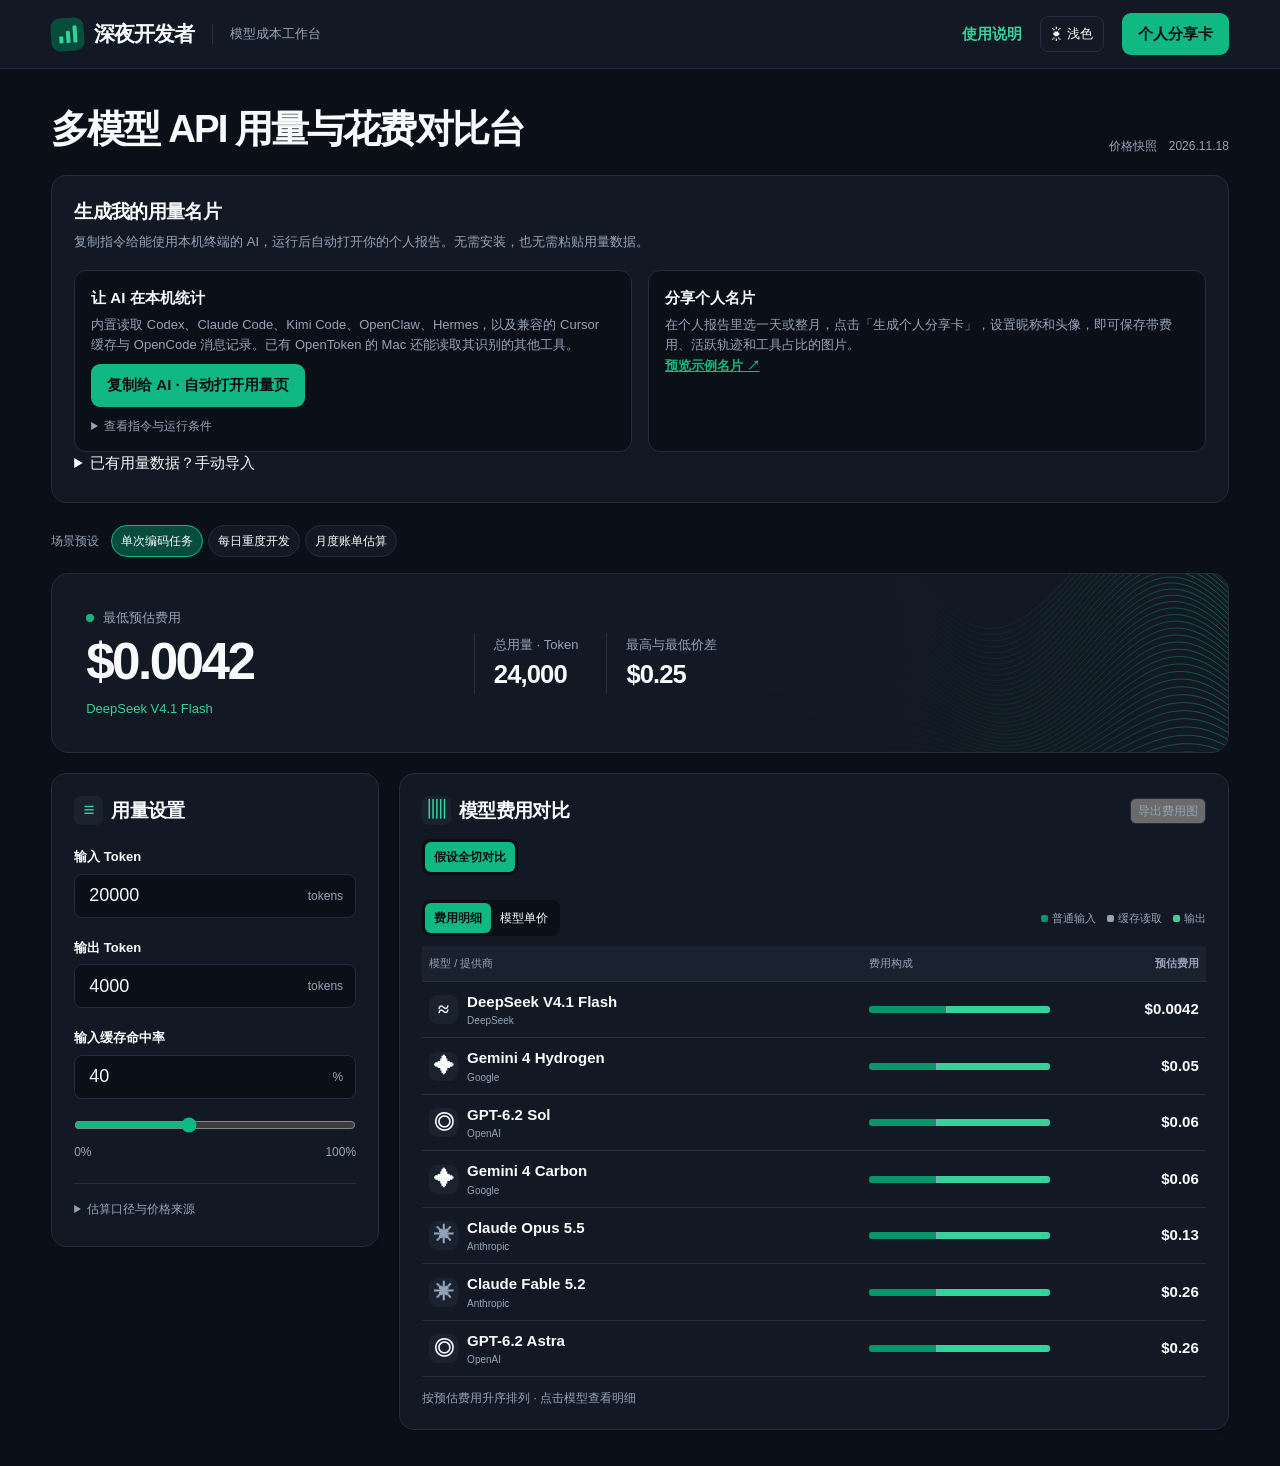
<file: index.html>
<!doctype html>
<html lang="zh-CN" data-public="true">
  <head>
    <meta charset="utf-8" />
    <meta name="viewport" content="width=device-width, initial-scale=1" />
    <meta name="theme-color" content="#0B0F17" />
    <title>多模型 API 用量与花费对比台</title>
    <script src="theme.js"></script>
    <link rel="stylesheet" href="styles.css" />
    <script defer src="models.js"></script>
    <script defer src="pricing.js"></script>
    <script defer src="billing.js"></script>
    <script defer src="share.js"></script>
    <script defer src="usage-import.js"></script>
    <script defer src="guide.js"></script>
    <script defer src="app.js"></script>
  </head>
  <body>
    <header>
      <div class="nav">
        <div class="brand">
          <span class="mark" aria-hidden="true"><i></i><i></i><i></i></span
          >深夜开发者
        </div>
        <span class="nav-sub">模型成本工作台</span
        ><a
          class="actual-link"
          href="#guide"
          title="自动生成个人报告"
          >使用说明</a
        ><button type="button" id="theme-toggle" aria-label="切换到浅色主题"><span class="mode-icon" aria-hidden="true">☀</span><span class="mode-label">浅色</span></button>
        <a class="primary" id="personal-card-link" href="usage.html#sample">个人分享卡</a>
      </div>
    </header>
    <main>
      <div class="heading">
        <div><h1>多模型 API 用量与花费对比台</h1></div>
        <span class="date">价格快照　2026.11.18</span>
      </div>
      <section class="card guide-panel" id="guide" aria-labelledby="guide-title">
  <div class="guide-head"><div><h2 id="guide-title">生成我的用量名片</h2>
  <p>复制指令给能使用本机终端的 AI，运行后自动打开你的个人报告。无需安装，也无需粘贴用量数据。</p></div>
  <a class="guide-link" id="last-import" href="usage.html" hidden>查看已有用量 ↗</a></div>
  <div class="guide-flow"><div class="guide-step">
  <h3>让 AI 在本机统计</h3><p>内置读取 Codex、Claude Code、Kimi Code、OpenClaw、Hermes，以及兼容的 Cursor 缓存与 OpenCode 消息记录。已有 OpenToken 的 Mac 还能读取其识别的其他工具。</p>
  <button type="button" class="primary" id="copy-guide" disabled>复制给 AI · 自动打开用量页</button>
  <details id="prompt-details"><summary>查看指令与运行条件</summary><p>需要已有的 Python 3.9+ 和本机日志读取权限。报告按当前电脑最近 26 周的可用记录生成。</p><textarea id="guide-prompt" readonly rows="5" aria-label="完整 AI 指令"></textarea></details>
  </div><div class="guide-step"><h3>分享个人名片</h3><p>在个人报告里选一天或整月，点击「生成个人分享卡」，设置昵称和头像，即可保存带费用、活跃轨迹和工具占比的图片。</p>
  <a href="usage.html#sample" class="guide-link">预览示例名片 ↗</a></div></div>
  <details><summary>已有用量数据？手动导入</summary><form id="usage-import-form" class="guide-step"><label for="usage-json">用量 JSON</label>
  <textarea id="usage-json" rows="3" required maxlength="1500000"></textarea><button type="submit" class="primary">导入并查看用量</button></form></details>
  <p id="guide-status" role="status"></p>
</section>

      <div class="scene-switch">
        <span class="scenario-title">场景预设</span>
        <div id="presets"></div>
        <p class="custom" id="custom" hidden>当前为自定义场景</p>
      </div>
      <section class="hero" aria-label="费用概览">
        <canvas id="terrain" aria-hidden="true"></canvas>
        <div class="hero-content" id="billHero" hidden><div class="hero-label" id="heroBillLabel">当前实际总花费</div><strong id="heroBillAmount">—</strong><span id="heroBillScope"></span></div>
        <div class="hero-content" id="compareHero" aria-live="polite" aria-atomic="true">
          <div class="hero-label"><i></i> 最低预估费用</div>
          <strong id="best">—</strong><span id="winner"></span>
        </div>
        <div class="hero-stats" id="compareStats">
          <div><small>总用量 · Token</small><b id="tokens">—</b></div>
          <div><small>最高与最低价差</small><b id="spread">—</b></div>
        </div>
      </section>
      <div class="workbench">
        <section class="card setup">
          <h2>
            <span class="section-icon" aria-hidden="true">≡</span> 用量设置
          </h2>
          <div class="field">
            <label for="input">输入 Token</label>
            <div>
              <input
                id="input"
                inputmode="numeric"
                value="20000"
                maxlength="32"
                aria-describedby="input-error"
              /><span>tokens</span>
            </div>
            <small id="input-error"></small>
          </div>
          <div class="field">
            <label for="output">输出 Token</label>
            <div>
              <input
                id="output"
                inputmode="numeric"
                value="4000"
                maxlength="32"
                aria-describedby="output-error"
              /><span>tokens</span>
            </div>
            <small id="output-error"></small>
          </div>
          <div class="field">
            <label for="hit">输入缓存命中率</label>
            <div>
              <input
                id="hit"
                inputmode="decimal"
                value="40"
                maxlength="16"
                aria-describedby="hit-error"
              /><span>%</span>
            </div>
            <small id="hit-error"></small>
          </div>
          <input
            aria-label="调整缓存命中率"
            id="slider"
            type="range"
            min="0"
            max="100"
            step="0.01"
            value="40"
          />
          <div class="limits"><span>0%</span><span>100%</span></div>
          <details class="note">
            <summary>估算口径与价格来源</summary>
            <p>
              按价格快照折算文本输入、缓存读取及输出。缓存写入、存储、工具调用与税费另计。月度按
              30 天估算。
            </p>
            <p>
              DeepSeek 默认低峰价，高峰三项均为两倍。Gemini 4 Carbon
              当前价格有效至 2026-11-30。
            </p>
            <div id="sources"></div>
          </details>
        </section>
        <section class="card results">
          <div class="results-title">
            <h2>
              <span class="section-icon" aria-hidden="true">▥</span>
              模型费用对比
            </h2>
            <button id="share" class="currency">导出费用图</button>
          </div>
          <div class="tabs bill-switch" aria-label="费用模式">
            <button id="billMode" hidden>我的真实账单</button><button id="compareMode">假设全切对比</button>
          </div>
          <div id="billPanel" hidden>
            <p class="unit" id="billPeriod"></p><div class="bill-summary" id="calcBill"></div>
            <div id="billRows"></div><p class="foot">按实际用量与模型单价折算，按花费降序排列。缓存写入按普通输入计，未含写入附加费、工具费及税费。</p>
          </div>
          <div id="comparePanel">
          <div class="results-tools">
            <div class="tabs">
              <button id="costTab" aria-pressed="true">费用明细</button
              ><button id="rateTab" aria-pressed="false">模型单价</button>
            </div>
            <div class="legend">
              <span>普通输入</span><span>缓存读取</span><span>输出</span>
            </div>
          </div>
          <div id="costPanel">
            <table>
              <thead>
                <tr>
                  <th>模型 / 提供商</th>
                  <th class="mix">费用构成</th>
                  <th class="money">预估费用</th>
                </tr>
              </thead>
              <tbody id="rows"></tbody>
            </table>
            <p class="foot">按预估费用升序排列 · 点击模型查看明细</p>
          </div>
          <div id="ratePanel" hidden>
            <p class="unit">每百万 Token 单价（美元）</p>
            <div id="rateRows"></div>
          </div>
          </div>
        </section>
      </div>
    </main>
    <dialog id="preview" aria-labelledby="shareTitle">
      <div class="dialoghead">
        <h2 id="shareTitle">对比分享图</h2>
        <button id="close" aria-label="关闭预览">×</button>
      </div>
      <img id="poster" alt="包含当前场景、用量和七个模型费用的分享图" /><a
        class="primary"
        id="download"
        download="模型费用对比.png"
        >保存 PNG 图片</a
      >
    </dialog>
  </body>
</html>
</file>
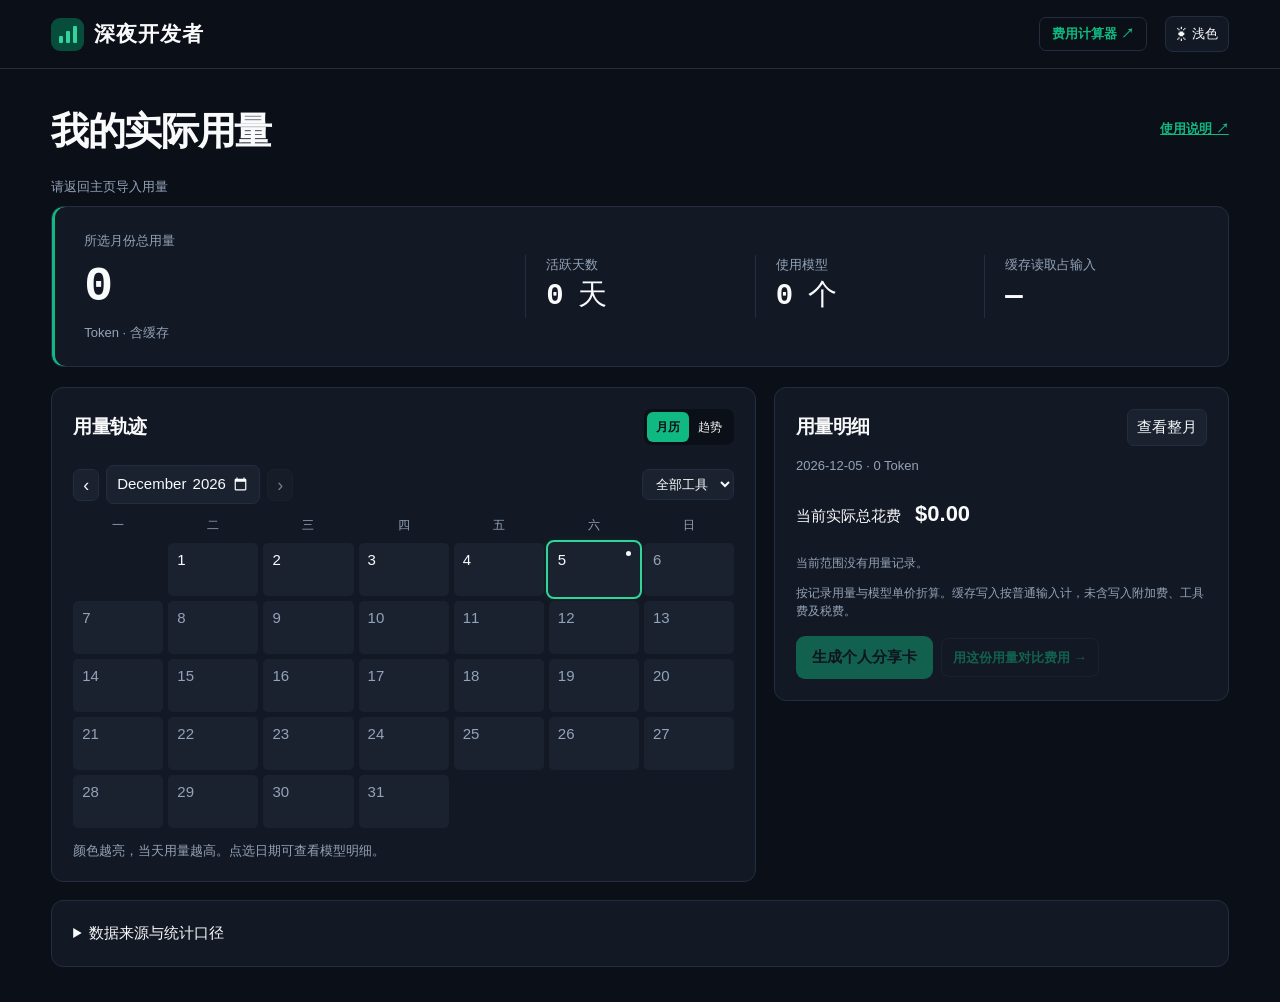
<file: usage.html>
<!doctype html>
<html lang="zh-CN" data-public="true">
  <head>
    <meta charset="utf-8" />
    <meta name="viewport" content="width=device-width,initial-scale=1" />
    <meta name="theme-color" content="#0B0F17" />
    <title>我的实际用量 · 深夜开发者</title>
    <script src="theme.js"></script>
    <link rel="stylesheet" href="styles.css" />
    <link rel="stylesheet" href="usage.css" />
    <script defer src="models.js"></script>
    <script defer src="pricing.js"></script>
    <script defer src="billing.js"></script>
    <script defer src="usage-import.js"></script>
    <script src="usage-card.js" defer></script>
    <script src="usage.js" defer></script>
  </head>
  <body class="usage">
    <header>
      <div class="nav">
        <div class="brand">
          <span class="mark" aria-hidden="true"><i></i><i></i><i></i></span
          >深夜开发者
        </div>
        <a href="index.html" class="back">费用计算器 ↗</a>
        <button type="button" id="theme-toggle" aria-label="切换到浅色主题"><span class="mode-icon" aria-hidden="true">☀</span><span class="mode-label">浅色</span></button>
      </div>
    </header>
    <main>
      <div class="heading">
        <h1>我的实际用量</h1>
        <a class="guide-link" href="index.html#guide">使用说明 ↗</a>
      </div>
      <p id="sync" role="status"></p>
      <section class="summary" aria-label="本月用量概览">
        <div>
          <small>所选月份总用量</small><strong id="grand">—</strong
          ><span>Token · 含缓存</span>
        </div>
        <div><small>活跃天数</small><b id="active">—</b></div>
        <div><small>使用模型</small><b id="modelCount">—</b></div>
        <div><small>缓存读取占输入</small><b id="cacheRatio">—</b></div>
      </section>
      <div class="analysis-grid">
        <section class="card chart-card">
          <div class="chart-head">
            <h2>用量轨迹</h2>
            <div class="tabs">
              <button id="calendarTab" aria-pressed="true">月历</button
              ><button id="trendTab" aria-pressed="false">趋势</button>
            </div>
          </div>
          <div class="filters">
            <div class="months">
              <button id="prev" aria-label="上一月">‹</button
              ><label
                ><span class="sr">选择月份</span
                ><input type="month" id="month" /></label
              ><button id="next" aria-label="下一月">›</button>
            </div>
            <label
              ><span class="sr">按工具筛选</span
              ><select id="tool">
                <option value="">全部工具</option>
              </select></label
            >
          </div>
          <div id="calendar"></div>
          <div id="trend" hidden></div>
          <p id="chart-note"></p>
        </section>
        <section class="card details">
          <div class="chart-head">
            <h2>用量明细</h2>
            <button id="whole">查看整月</button>
          </div>
          <p id="period"></p>
          <div class="bill-summary" id="day-bill"></div>
          <div id="breakdown"></div>
          <p class="unit">按记录用量与模型单价折算。缓存写入按普通输入计，未含写入附加费、工具费及税费。</p>
          <div class="usage-actions"><button class="primary" id="share-usage-card" disabled>生成个人分享卡</button>
          <button class="usage-secondary" id="use" disabled>
            用这份用量对比费用 →
          </button></div>
        </section>
      </div>
      <details class="card source">
        <summary>数据来源与统计口径</summary>
        <p>
          按本机记录汇总。部分工具仅有会话级计数，Hermes 按模型最后活动日归集。</p>
        <div id="sources"></div>
        <p>
          总用量为输入加输出。输入包含普通输入、缓存读取与缓存写入。缓存折算按读取量除以输入量计算，转入计算器后的金额按其价格快照估算。
        </p>
      </details>
    </main>
  <dialog id="usage-card-preview" aria-labelledby="usage-card-title">
  <div class="dialoghead">
    <h2 id="usage-card-title">用量分享卡</h2>
    <button type="button" id="close-usage-card" aria-label="关闭预览">×</button>
  </div>
  <div class="card-profile"><label>昵称 <input id="card-nickname" maxlength="18" value="深夜开发者"></label><label>头像 <input id="card-avatar" type="file" accept="image/png,image/jpeg,image/webp"></label></div>
  <p id="avatar-status" role="status"></p><img id="usage-card-image" alt="个人 AI 用量、估算费用、使用热力图与主力工具" />
  <a class="primary" id="save-usage-card" download="深夜开发者-用量分享卡.png">下载图片</a>
</dialog>

</body>
</html>
</file>
<file: styles.css>
:root {
  color-scheme: dark;
  font-variant-numeric: tabular-nums;
  --page: #0B0F17;
  --surface: #131924;
  --inset: #1A2230;
  --highlight: #34D399;
  --ink: #F9FAFB;
  --muted: #94A3B8;
  --accent: #10B981;
  --line: #232D3F;
  --normal: #059669;
  --cached: #94A3B8;
  --out: #34D399;
  font:
    15px/1.5 -apple-system,
    BlinkMacSystemFont,
    "PingFang SC",
    "Microsoft YaHei",
    sans-serif;
  color: var(--ink);
  background: var(--page);
}
* {
  box-sizing: border-box;
}
body {
  margin: 0;
}
button,
input,
a {
  font: inherit;
}
button,
summary {
  cursor: pointer;
}
button {
  color: inherit;
}
button:focus-visible,
a:focus-visible,
summary:focus-visible,
input:focus-visible {
  outline: 3px solid var(--highlight);
  outline-offset: 3px;
}
button:disabled {
  opacity: 0.45;
  cursor: default;
}
header {
  background: var(--surface);
  border-bottom: 1px solid var(--line);
}
.nav,
main {
  max-width: 1352px;
  margin: auto;
  padding: 0 clamp(16px, 4vw, 60px);
}
.nav {
  height: 68px;
  display: flex;
  align-items: center;
  gap: 18px;
}
.brand {
  display: flex;
  align-items: center;
  gap: 10px;
  font-size: 21px;
  font-weight: 740;
  letter-spacing: -1px;
}
.mark {
  background: #064E3B;
  border-radius: 9px;
  width: 33px;
  height: 33px;
  display: flex;
  align-items: end;
  justify-content: center;
  gap: 3px;
  padding: 8px 6px;
  transform: rotate(-4deg);
}
.mark i {
  width: 4px;
  background: var(--highlight);
  border-radius: 1px;
}
.mark i:nth-child(1) {
  height: 7px;
}
.mark i:nth-child(2) {
  height: 12px;
}
.mark i:nth-child(3) {
  height: 17px;
}
.nav-sub {
  font-size: 13px;
  border-left: 1px solid var(--line);
  padding-left: 17px;
  color: var(--muted);
}
.primary {
  display: inline-flex;
  align-items: center;
  justify-content: center;
  gap: 8px;
  background: var(--accent);
  border: 0;
  border-radius: 9px;
  color: var(--page);
  font-weight: 650;
  padding: 10px 16px;
  text-decoration: none;
}
.primary:hover {
  background: var(--highlight);
}
.nav button {
  margin-left: auto;
}
.heading {
  display: flex;
  align-items: end;
  justify-content: space-between;
  margin: 30px 0 20px;
  gap: 12px;
}
.eyebrow,
.date,
.currency,
.limits,
.legend,
.foot,
.unit,
.subhead {
  font-size: 12px;
  color: var(--muted);
}
.eyebrow {
  letter-spacing: 0.17em;
  font-weight: 750;
  font-size: 10px;
  color: var(--muted);
}
h1,
h2,
p {
  margin: 0;
}
h1 {
  font-size: clamp(25px, 3vw, 39px);
  letter-spacing: -0.05em;
  line-height: 1.35;
  margin-top: 4px;
}
h2 {
  font-size: 19px;
  letter-spacing: -0.035em;
  display: flex;
  align-items: center;
  gap: 8px;
}
.date {
  font-variant-numeric: tabular-nums;
}
.hero {
  position: relative;
  isolation: isolate;
  background: var(--surface);
  border: 1px solid var(--line);
  border-radius: 18px;
  color: var(--ink);
  overflow: hidden;
  padding: 26px 34px;
  display: flex;
  align-items: center;
  gap: 7%;
  min-height: 180px;
}
.hero canvas {
  position: absolute;
  inset: 0;
  width: 100%;
  height: 100%;
  z-index: -1;
}
.hero-label,
.hero-stats small {
  color: var(--muted);
  font-size: 13px;
}
.hero-label i {
  display: inline-block;
  width: 8px;
  height: 8px;
  border-radius: 50%;
  background: var(--accent);
  margin-right: 5px;
}
.hero strong {
  display: block;
  font-size: clamp(28px, 4vw, 58px);
  line-height: 1.2;
  font-weight: 600;
  letter-spacing: -0.05em;
  margin: 4px 0;
  overflow-wrap: anywhere;
}
.hero-content {
  min-width: 28%;
  max-width: 46%;
}
#winner {
  color: var(--highlight);
  font-size: 13px;
}
.hero-stats {
  display: flex;
  gap: 28px;
  flex-wrap: wrap;
}
.hero-stats div {
  border-left: 1px solid var(--line);
  padding-left: 19px;
}
.hero-stats b {
  display: block;
  font-size: clamp(17px, 2vw, 26px);
  letter-spacing: -0.035em;
}
.workbench {
  display: grid;
  grid-template-columns: minmax(250px, 0.83fr) minmax(0, 2.1fr);
  gap: 20px;
  align-items: start;
  margin: 20px 0 36px;
}
.card {
  background: var(--surface);
  border: 1px solid var(--line);
  border-radius: 15px;
  box-shadow: 0 2px 4px #00000018;
  min-width: 0;
}
.setup,
.results {
  padding: 22px;
}
.section-icon {
  background: var(--inset);
  border-radius: 7px;
  width: 29px;
  height: 29px;
  text-align: center;
  color: var(--highlight);
}
.subhead {
  margin: 24px 0 8px;
  font-weight: 600;
}
#presets {
  display: flex;
  gap: 5px;
  flex-wrap: wrap;
}
#presets button,
.tabs button,
.dialoghead button,
.rate-row button {
  font-size: 12px;
  background: var(--surface);
  border: 1px solid var(--line);
  border-radius: 18px;
  padding: 6px 9px;
}
#presets button[aria-pressed="true"] {
  background: #064E3B;
  border-color: var(--accent);
  color: var(--ink);
}
.field {
  margin-top: 18px;
}
.field label {
  font-weight: 620;
  font-size: 13px;
}
.field > div {
  display: flex;
  align-items: center;
  background: var(--page);
  border: 1px solid var(--line);
  border-radius: 8px;
  padding: 5px 12px;
  margin-top: 6px;
}
.field input {
  background: transparent;
  border: none;
  min-width: 0;
  width: 100%;
  height: 32px;
  font-size: 18px;
  font-variant-numeric: tabular-nums;
  color: var(--ink);
}
.field span,
.limits {
  font-size: 12px;
  color: var(--muted);
}
.field small,
.rate-error {
  color: #FCA5A5;
  font-size: 12px;
}
.custom {
  font-size: 12px;
  color: var(--accent);
  margin-top: 6px;
}
#slider {
  width: 100%;
  margin: 14px 0 0;
  accent-color: var(--accent);
}
.limits,
.dialoghead,
.results-title,
.results-tools {
  display: flex;
  align-items: center;
  justify-content: space-between;
  gap: 10px;
}
.note {
  border-top: 1px solid var(--line);
  padding-top: 16px;
  margin-top: 22px;
  font-size: 12px;
  color: var(--muted);
}
.note p {
  margin-top: 8px;
}
.note a {
  color: var(--accent);
  margin-right: 8px;
}
.results-tools {
  margin: 20px 0 10px;
  flex-wrap: wrap;
}
.tabs {
  background: var(--page);
  border-radius: 8px;
  padding: 3px;
}
.tabs button {
  background: transparent;
  border: none;
  border-radius: 6px;
}
.tabs button[aria-pressed="true"] {
  background: var(--accent);
  color: var(--page);
  box-shadow: 0 1px 3px #00000025;
  font-weight: 650;
}
.legend {
  display: flex;
  gap: 11px;
  font-size: 11px;
}
.legend span:before {
  content: "";
  display: inline-block;
  width: 7px;
  height: 7px;
  border-radius: 2px;
  margin-right: 4px;
  background: var(--normal);
}
.legend span:nth-child(2):before {
  background: var(--cached);
}
.legend span:last-child:before {
  background: var(--out);
}
table {
  width: 100%;
  border-collapse: collapse;
  font-variant-numeric: tabular-nums;
}
th {
  font-weight: 500;
  color: var(--muted);
  font-size: 11px;
  text-align: left;
  background: var(--inset);
}
th,
td {
  padding: 9px 7px;
  border-bottom: 1px solid var(--line);
}
.money {
  text-align: right;
  font-weight: 650;
  overflow-wrap: anywhere;
}
.mix {
  width: 25%;
}
.model {
  display: flex;
  align-items: center;
  gap: 9px;
  border: 0;
  background: none;
  text-align: left;
  padding: 0;
  font-weight: 650;
}
.model small {
  display: block;
  font-size: 10px;
  font-weight: 500;
  color: var(--muted);
}
.logo {
  width: 29px;
  height: 29px;
  display: grid;
  place-items: center;
  flex: none;
  border-radius: 8px;
  background: var(--inset);
  color: var(--ink);
  font:
    bold 20px Georgia,
    serif;
}
.Gemini {
  color: var(--ink);
  background: var(--inset);
}
.Claude {
  color: var(--muted);
  background: var(--inset);
}
.DeepSeek {
  color: var(--ink);
  background: var(--inset);
}
.bar {
  display: flex;
  height: 7px;
  overflow: hidden;
  border-radius: 3px;
  background: var(--inset);
}
.bar span:nth-child(1) {
  background: var(--normal);
}
.bar span:nth-child(2) {
  background: var(--cached);
}
.bar span:nth-child(3) {
  background: var(--out);
}
.foot,
.unit {
  margin: 12px 0 0;
}
.detail td {
  font-size: 12px;
  background: var(--page);
  color: var(--muted);
}
.rate-row {
  border-bottom: 1px solid var(--line);
  padding: 10px 0;
}
.rate-row strong {
  font-size: 14px;
}
.rate-head {
  display: flex;
  align-items: center;
  justify-content: space-between;
}
.prices {
  display: flex;
  gap: 8px;
  margin-top: 5px;
}
.prices label {
  flex: 1;
  min-width: 0;
  font-size: 11px;
  color: var(--muted);
}
.prices input {
  display: block;
  width: 100%;
  min-width: 0;
  border: 1px solid var(--line);
  border-radius: 6px;
  padding: 5px 8px;
  color: var(--ink);
}
.prices input[readonly] {
  background: var(--inset);
}
.rate-row button {
  padding: 3px 9px;
}
.currency {
  border: 1px solid var(--line);
  border-radius: 6px;
  padding: 3px 7px;
}
.dialoghead {
  margin-bottom: 12px;
}
.dialoghead button {
  font-size: 19px;
}
dialog {
  background: var(--surface);
  width: min(560px, 92vw);
  max-height: 90dvh;
  color: var(--ink);
  border: 0;
  border-radius: 15px;
  padding: 18px;
}
dialog::backdrop {
  background: #060A11CA;
}
dialog img {
  width: 100%;
  display: block;
  border-radius: 9px;
  margin-bottom: 12px;
}
.hero-stats b {
  overflow-wrap: anywhere;
}
.hero-stats {
  min-width: 0;
  max-width: 54%;
}
@media (max-width: 900px) {
  .workbench {
    grid-template-columns: 260px minmax(0, 1fr);
    gap: 12px;
  }
  .setup,
  .results {
    padding: 16px;
  }
  .hero-stats {
    gap: 12px;
  }
  .model {
    font-size: 13px;
  }
}
@media (max-width: 700px) {
  .nav {
    height: 55px;
  }
  .nav-sub {
    display: none;
  }
  .heading {
    display: block;
    margin: 20px 0 13px;
  }
  .date {
    display: block;
    margin-top: 6px;
  }
  .hero {
    padding: 21px;
    display: block;
  }
  .hero-content,
  .hero-stats {
    max-width: none;
  }
  .hero-stats {
    margin-top: 15px;
  }
  .hero-stats div {
    padding-left: 10px;
  }
  .workbench {
    display: flex;
    flex-direction: column;
  }
  .card {
    width: 100%;
  }
  .setup,
  .results {
    padding: 16px;
  }
  .subhead {
    margin-top: 12px;
  }
  .field {
    margin-top: 12px;
  }
  .mix {
    display: none;
  }
  .money {
    max-width: 30vw;
    font-size: 13px;
  }
  .results-tools {
    gap: 8px;
  }
  .legend {
    display: none;
  }
  .results-title h2 {
    font-size: 18px;
  }
  .nav .primary {
    font-size: 13px;
  }
  .hero strong {
    font-size: 32px;
  }
}
[hidden] {
  display: none !important;
}
.detail td {
  overflow-wrap: anywhere;
}
input[aria-invalid="true"] {
  outline: 2px solid #FCA5A5;
}
.money,
.hero strong,
.hero-stats b {
  font-variant-numeric: tabular-nums;
}
.scene-switch {
  display: flex;
  align-items: center;
  gap: 12px;
  flex-wrap: wrap;
  margin: 0 0 16px;
}
.scenario-title {
  font-size: 12px;
  color: var(--muted);
}
.scene-switch button {
  min-height: 32px;
}
.rate-row > a {
  font-size: 12px;
  color: var(--accent);
}
.rate-row button,
.note summary,
#slider {
  min-height: 24px;
}
.hero-stats div {
  min-width: 0;
}
.note a {
  display: inline-flex;
  align-items: center;
  min-height: 24px;
}
.unit {
  color: var(--muted);
}
.field:first-of-type {
  margin-top: 20px;
}
.detail td > span {
  display: inline-block;
  margin: 3px 9px 5px 0;
}
.detail .bar {
  height: 5px;
  max-width: 400px;
  margin: 3px 0 5px;
}

.nav .actual-link {
  margin-left: auto;
  white-space: nowrap;
  color: var(--highlight);
  font-weight: 650;
  text-decoration: none;
}
.nav .actual-link + button {
  margin-left: 0;
}
@media (max-width: 480px) {
  .nav {
    gap: 8px;
  }
  .nav .actual-link {
    font-size: 13px;
  }
  .nav .primary {
    padding: 8px;
  }
  .brand {
    font-size: 17px;
    gap: 6px;
  }
}

:root[data-theme="light"] {
  color-scheme: light;
  --page: #F5F7F9;
  --surface: #FFFFFF;
  --inset: #F1F4F7;
  --ink: #111827;
  --muted: #586575;
  --accent: #0A6C4F;
  --highlight: #065F46;
  --line: #E5E9EF;
  --normal: #0A6C4F;
  --cached: #94A3B8;
  --out: #34D399;
}
:root[data-theme="light"] .mark i {background:#6EE7B7}
:root[data-theme="light"] #presets button[aria-pressed="true"] {background:#ECFDF5;color:#065F46;border-color:#A7F3D0}
:root[data-theme="light"] .field small,:root[data-theme="light"] .rate-error {color:#991B1B}
:root[data-theme="light"] input[aria-invalid="true"] {outline-color:#B91C1C}
:root[data-theme="light"] .card {box-shadow:0 2px 8px rgba(0,0,0,.04)}
.nav #theme-toggle {margin-left:0;display:inline-flex;align-items:center;justify-content:center;gap:6px;min-width:36px;min-height:36px;padding:5px 10px;border:1px solid var(--line);border-radius:8px;background:var(--surface);color:var(--ink);font-size:13px;white-space:nowrap}
.nav #theme-toggle:hover {border-color:var(--accent);color:var(--accent)}
.mode-icon {font-size:19px;line-height:1}
.nav #theme-toggle + #share {margin-left:0}
@media(max-width:480px){.nav #theme-toggle{padding:4px}.mode-label{display:none}}
@media(max-width:360px){.nav{flex-wrap:wrap;min-height:55px;height:auto;padding-top:7px;padding-bottom:7px}}
.bill-switch{display:inline-flex;margin:14px 0 5px}
.bill-summary{display:flex;align-items:baseline;flex-wrap:wrap;gap:6px 14px;padding:12px 0;color:var(--ink)}
.bill-summary strong{font-size:22px;font-variant-numeric:tabular-nums}
.bill-summary small{color:var(--muted);width:100%}
.bill-line{display:flex;align-items:center;justify-content:space-between;gap:10px;padding:9px 0;border-bottom:1px solid var(--line)}
.bill-line>div:first-child{min-width:0;overflow-wrap:anywhere}
.bill-line small{display:block;color:var(--muted);font-size:11px}
.bill-values{flex:none;white-space:nowrap;text-align:right;font-variant-numeric:tabular-nums}
.bill-values b,.bill-values small{white-space:nowrap;overflow-wrap:normal}
.bill-values b{display:block}
.bill-rate{background:none;color:var(--accent);border:0;padding:2px 0;font-size:12px;text-decoration:underline}
.bill-editor{max-width:380px}
.bill-editor label{display:block;font-size:13px;margin:10px 0}
.bill-editor input{width:100%;padding:7px;border-radius:6px;border:1px solid var(--line);color:var(--ink);background:var(--page)}
.bill-editor button{margin:8px 8px 0 0}

.guide-panel {padding:22px;margin-bottom:22px}
.guide-head {display:flex;justify-content:space-between;align-items:flex-start;gap:12px}
.guide-panel p {color:var(--muted);margin-top:6px;font-size:13px}
.guide-flow {display:grid;grid-template-columns:1fr 1fr;margin-top:18px;gap:16px}
.guide-step {padding:16px;border:1px solid var(--line);border-radius:12px;min-width:0;background:var(--page)}
.guide-step h3 {font-size:15px;margin:0}
.guide-step .primary {margin-top:10px}
.guide-step details {margin-top:10px;font-size:12px;color:var(--muted)}
.guide-step textarea {display:block;width:100%;margin-top:10px;padding:8px;border:1px solid var(--line);border-radius:8px;color:var(--ink);background:var(--surface);font:13px/1.5 ui-monospace,monospace;resize:vertical}
.guide-link {color:var(--accent);font-weight:650;font-size:13px}
#guide-status:not(:empty) {margin-top:12px}
@media(max-width:700px) {.guide-flow {grid-template-columns:1fr}.guide-panel{padding:16px}}
</file>
<file: usage.css>
.usage {
  color-scheme: inherit;
  --mono: ui-monospace, "SFMono-Regular", Menlo, Consolas, monospace;
  min-height: 100vh;
  background: var(--page);
  color: var(--ink);
}
.usage .nav .back {
  margin-left: auto;
  color: var(--accent);
  font-weight: 650;
  text-decoration: none;
}
.usage .mark {
  background: #064E3B;
}
.usage .mark i {
  background: var(--highlight);
}
.usage main {
  padding-bottom: 35px;
}
.usage .heading {
  align-items: center;
}
.usage #sync,
.usage #period,
.usage #chart-note,
.source p {
  color: var(--muted);
  font-size: 13px;
}
.usage #warning {
  padding: 10px;
  background: var(--inset);
  color: var(--ink);
}
.summary {
  background: var(--surface);
  box-shadow: inset 3px 0 var(--accent);
  border: 1px solid var(--line);
  border-radius: 12px;
  padding: 24px 32px;
  color: var(--ink);
  display: grid;
  grid-template-columns: 2fr repeat(3, 1fr);
  gap: 18px;
  align-items: center;
  margin-bottom: 20px;
}
.summary > div {
  min-width: 0;
}
.summary > div + div {
  padding-left: 20px;
  border-left: 1px solid var(--line);
}
.summary small,
.summary span {
  color: var(--muted);
  display: block;
  font-size: 13px;
}
.summary strong,
.summary b {
  font-variant-numeric: tabular-nums;
  overflow-wrap: anywhere;
  display: block;
  letter-spacing: -0.045em;
}
.summary strong {
  font-size: clamp(26px, 3.8vw, 48px);
}
.summary b {
  font-size: 29px;
}
.analysis-grid {
  display: grid;
  grid-template-columns: minmax(0, 1.55fr) minmax(290px, 1fr);
  gap: 18px;
  align-items: start;
}
.usage .card {
  background: var(--surface);
  border-color: var(--line);
  border-radius: 12px;
  box-shadow: none;
  padding: 21px;
}
.chart-head,
.filters,
.months {
  display: flex;
  align-items: center;
  justify-content: space-between;
  gap: 7px;
}
.filters {
  margin: 20px 0 12px;
}
.months button,
.usage select,
.usage input,
.details #whole {
  border: 1px solid var(--line);
  border-radius: 7px;
  background: var(--inset);
  color: var(--ink);
  padding: 6px 9px;
}
.months button {
  font-size: 18px;
  line-height: 1;
}
.usage .tabs {
  background: var(--page);
}
.usage .tabs button[aria-pressed="true"] {
  background: var(--accent);
  color: var(--page);
}
.weekday,
.days {
  display: grid;
  grid-template-columns: repeat(7, minmax(0, 1fr));
  gap: 5px;
}
.weekday span {
  text-align: center;
  font-size: 12px;
  color: var(--muted);
}
.weekday {
  margin: 9px 0;
}
.day {
  position: relative;
  min-height: 53px;
  text-align: left;
  padding: 5px 8px;
  border: 1px solid transparent;
  border-radius: 7px;
  display: flex;
  flex-direction: column;
  justify-content: space-between;
  color: var(--ink);
  background: var(--inset);
  font-variant-numeric: tabular-nums;
}
.day small {
  font-size: 10px;
  align-self: end;
}
.level1 {
  background: #064E3B;
}
.level2 {
  background: #047857;
}
.level3 {
  background: #059669;
  color: var(--page);
}
.level4 {
  background: #10B981;
  color: var(--page);
}
.level5 {
  background: #34D399;
  color: var(--page);
}
.day[aria-pressed="true"] {
  outline: 2px solid var(--highlight);
  outline-offset: 1px;
  box-shadow: 0 0 10px #10B98135;
}
.day:disabled {
  opacity: 1;
  color: var(--muted);
}
.usage #chart-note {
  margin-top: 13px;
}
.usage #period {
  margin: 10px 0;
}
.usage #breakdown {
  max-height: 410px;
  overflow: auto;
}
.model-line {
  padding: 9px 1px;
  border-bottom: 1px solid var(--line);
  display: flex;
  align-items: center;
  justify-content: space-between;
  gap: 10px;
}
.model-line strong,
.model-line b {
  font-size: 14px;
  overflow-wrap: anywhere;
}
.model-line small {
  font-size: 11px;
  color: var(--muted);
  display: block;
}
.usage #use {
  margin-top: 16px;
}
.source {
  margin-top: 18px;
}
.source summary {
  cursor: pointer;
}
.source p {
  margin: 10px 0;
}
.source #sources {
  display: flex;
  flex-wrap: wrap;
  gap: 7px;
}
.source #sources span {
  background: var(--inset);
  border-radius: 5px;
  padding: 3px 7px;
  font-size: 12px;
}
.plot {
  position: relative;
  height: 230px;
  margin: 14px 0 0;
  background: repeating-linear-gradient(
    to top,
    var(--line) 0 1px,
    transparent 1px 25%
  );
  border-bottom: 1px solid var(--line);
}
.plot canvas {
  width: 100%;
  height: 100%;
  display: block;
}
.plot-hits {
  position: absolute;
  inset: 0;
  display: flex;
}
.plot-hits button {
  min-width: 0;
  flex: 1;
  border: 0;
  background: transparent;
  padding: 0;
}
.plot-hits button:focus-visible,
.plot-hits button:hover {
  background: #10B98120;
}
.ticks {
  display: flex;
  justify-content: space-between;
  color: var(--muted);
  font-size: 12px;
  margin-top: 5px;
}
.sr {
  position: absolute;
  width: 1px;
  height: 1px;
  overflow: hidden;
  clip-path: inset(50%);
}
.usage :focus-visible {
  outline: 3px solid var(--highlight);
  outline-offset: 2px;
}
@media (max-width: 800px) {
  .analysis-grid {
    grid-template-columns: 1fr;
  }
  .summary {
    grid-template-columns: 1.5fr 1fr;
    gap: 14px;
    padding: 18px;
  }
  .summary > div + div {
    padding-left: 0;
    border: 0;
  }
  .summary b {
    font-size: 23px;
  }
  .usage .heading {
    display: block;
  }
  .usage .card {
    padding: 15px;
  }
}
@media (max-width: 480px) {
  .day {
    padding: 3px;
    min-height: 40px;
  }
  .day small {
    font-size: 9px;
  }
  .day,
  .usage input,
  .usage select {
    font-size: 13px;
  }
  .days,
  .weekday {
    gap: 3px;
  }
  .months {
    gap: 2px;
  }
  .filters {
    flex-wrap: wrap;
  }
  .summary {
    grid-template-columns: 1.65fr 1fr;
  }
}

.usage header {
  background: var(--page);
  border-bottom-color: var(--line);
}
.usage .nav .back {
  border: 1px solid var(--line);
  padding: 6px 12px;
  border-radius: 7px;
  font-size: 13px;
}
.usage .brand {
  letter-spacing: 0.04em;
}
.usage .brand .mark {
  transform: none;
}
.usage .heading {
  margin-top: 32px;
}
.usage .heading h1 {
  letter-spacing: -0.035em;
  font-weight: 650;
}
.usage .summary strong,
.usage .summary b,
.usage .model-line b,
.usage .day small,
.usage .ticks {
  font-family: var(--mono);
}
.usage .summary strong {
  color: var(--ink);
  letter-spacing: -0.055em;
}
.usage .summary b {
  font-weight: 550;
}
.usage .day {
  border-radius: 5px;
}
.usage .day:not(:disabled):hover {
  box-shadow: inset 0 0 0 1px var(--highlight);
}
.usage .day[aria-pressed="true"]::after {
  content: "";
  position: absolute;
  top: 7px;
  right: 7px;
  width: 5px;
  height: 5px;
  border-radius: 50%;
  background: currentColor;
}
.usage .primary {
  background: var(--accent);
  color: var(--page);
}
.usage .primary:not(:disabled):hover {
  background: var(--highlight);
}
.usage .chart-head h2 {
  font-weight: 620;
}
.usage input,
.usage select {
  color-scheme: inherit;
}
.usage .plot {
  border-radius: 5px 5px 0 0;
}

:root[data-theme="light"] .level1 { background: #D1FAE5; color: #064E3B; }
:root[data-theme="light"] .level2 { background: #6EE7B7; color: #063D2D; }
:root[data-theme="light"] .level3 { background: #10B981; color: #082F24; }
:root[data-theme="light"] .level4 { background: #059669; color: #041B15; }
:root[data-theme="light"] .level5 { background: #047857; color: white; }

.usage-actions {display:flex;flex-wrap:wrap;align-items:center;gap:8px;margin-top:16px}
.usage .usage-actions #use {margin-top:0}
.usage-secondary {padding:9px 11px;border:1px solid var(--line);border-radius:8px;background:var(--surface);color:var(--accent);font-size:13px;font-weight:650}
#usage-card-preview {width:min(490px,92vw);text-align:left}
#usage-card-image {max-height:67vh;width:100%;object-fit:contain}
.usage #sync {margin-bottom:10px}

.card-profile{display:grid;grid-template-columns:1fr 1.3fr;gap:10px;margin:12px 0}
.card-profile label{font-size:12px;color:var(--muted);min-width:0}
.card-profile input{display:block;margin-top:4px;width:100%;font:inherit}
#avatar-status{color:var(--muted);font-size:12px}
</file>
